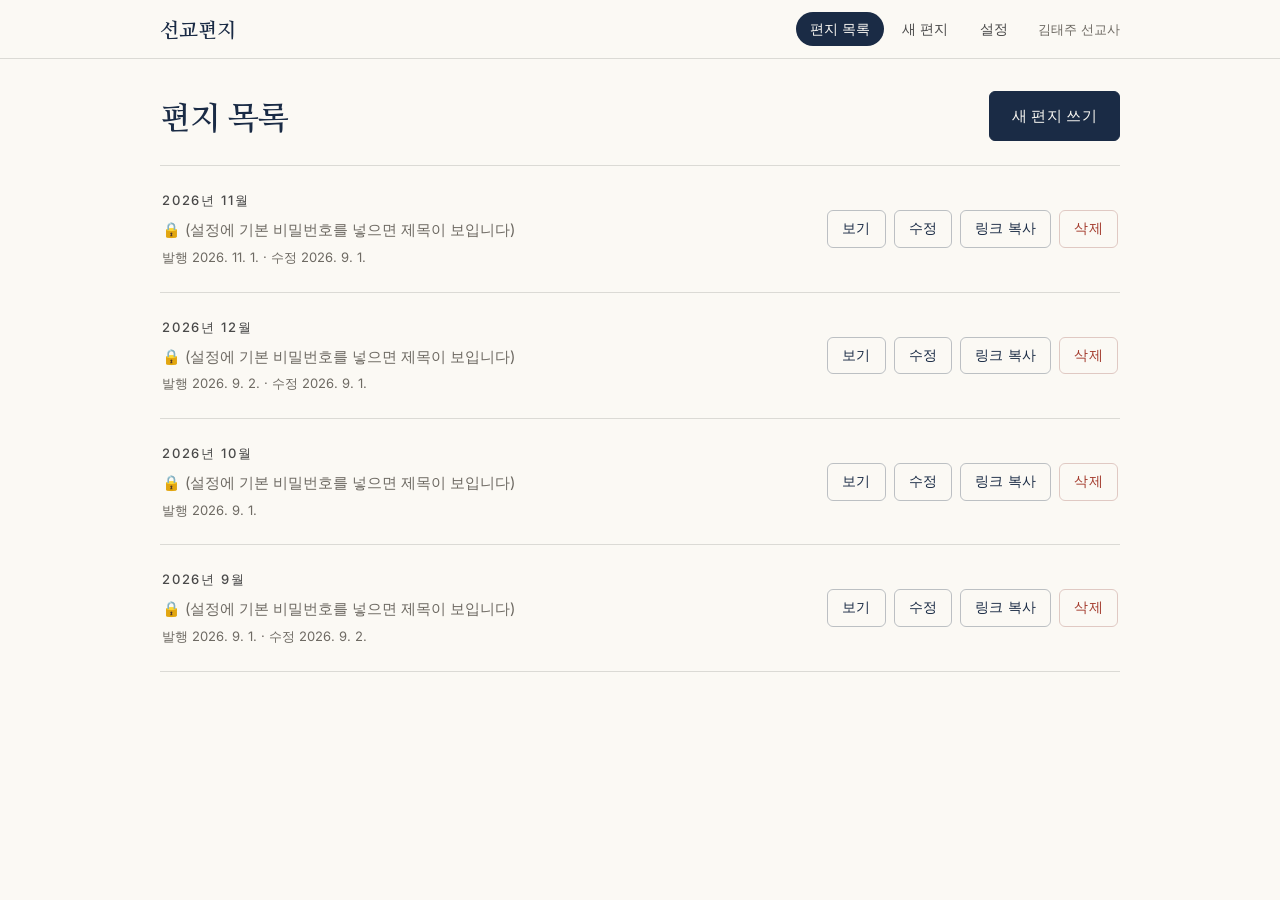
<file: index.html>
<!DOCTYPE html>
<html lang="ko">
<head>
  <meta charset="utf-8">
  <meta name="viewport" content="width=device-width, initial-scale=1, viewport-fit=cover">
  <meta name="color-scheme" content="light">
  <meta name="robots" content="noindex, nofollow">
  <title>선교편지</title>
  <meta name="description" content="선교사가 후원자와 후원교회에 보내는 편지">
  <link rel="icon" href="data:image/svg+xml,<svg xmlns='http://www.w3.org/2000/svg' viewBox='0 0 32 32'><text y='26' font-size='26'>✉️</text></svg>">
  <link rel="preconnect" href="https://fonts.googleapis.com">
  <link rel="preconnect" href="https://fonts.gstatic.com" crossorigin>
  <link rel="stylesheet" href="https://fonts.googleapis.com/css2?family=Playfair+Display:ital,wght@0,400..700;1,400..600&family=Nanum+Myeongjo:wght@400;700;800&family=Inter:wght@400;500;600&display=swap">
  <link rel="stylesheet" href="assets/css/app.css?v=13a98c03">
</head>
<body>
  <noscript>
    <div class="noscript">이 편지를 읽으려면 자바스크립트를 켜 주세요.</div>
  </noscript>

  <nav id="nav" class="nav no-print" hidden></nav>
  <main id="app"></main>

  <script type="module" src="assets/js/app.js"></script>
</body>
</html>
</file>
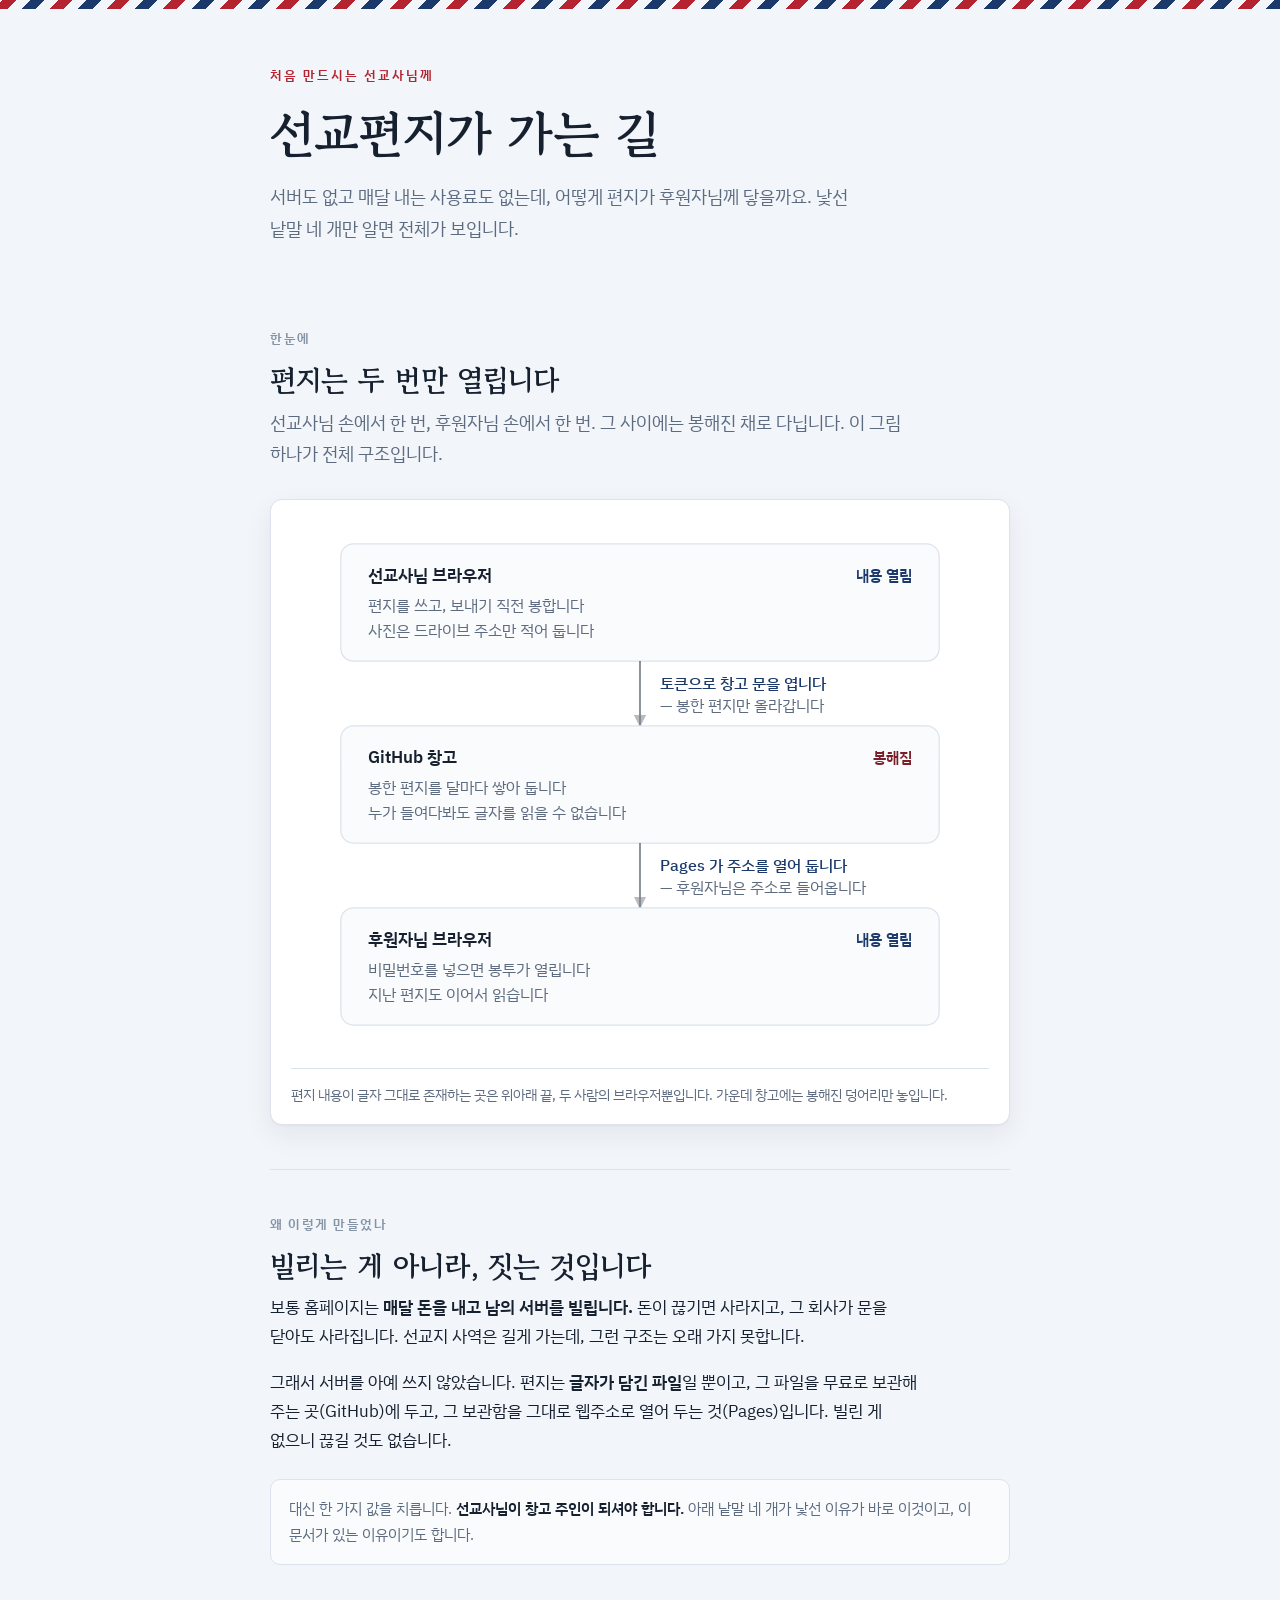
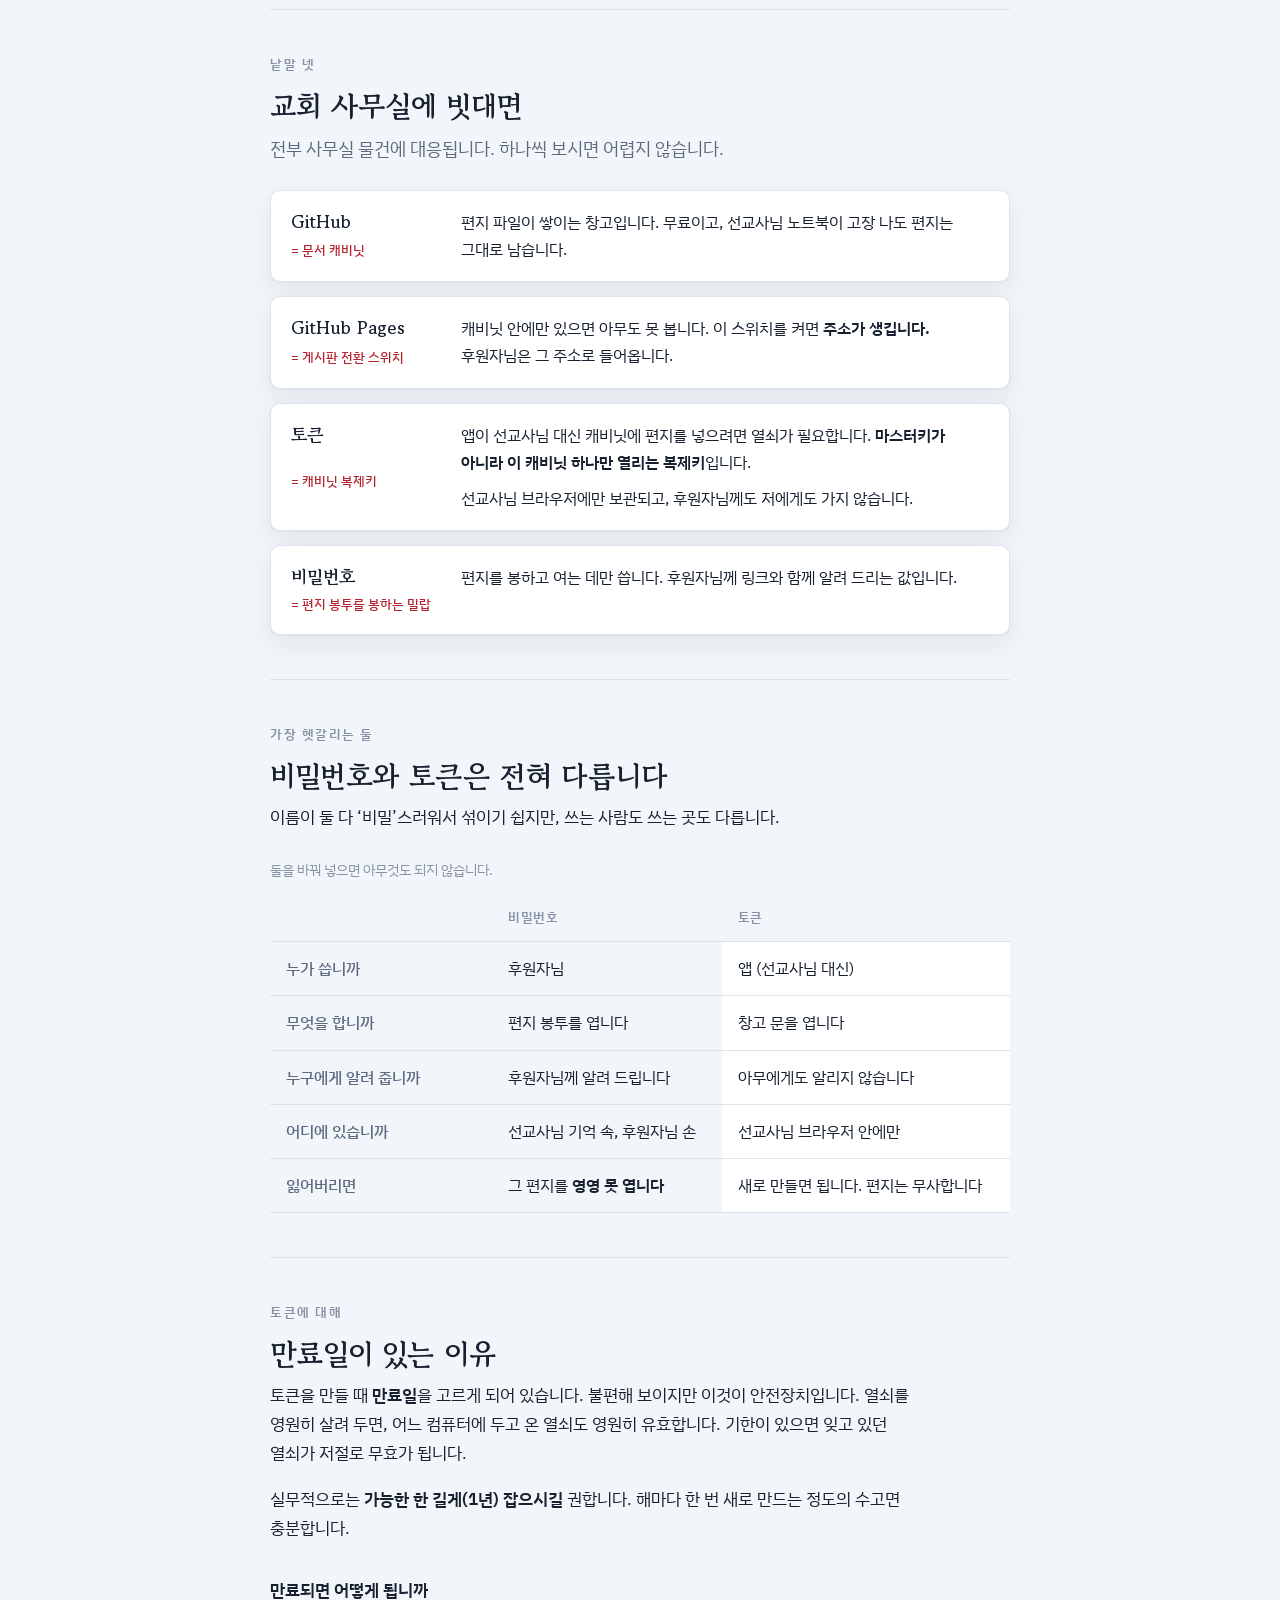
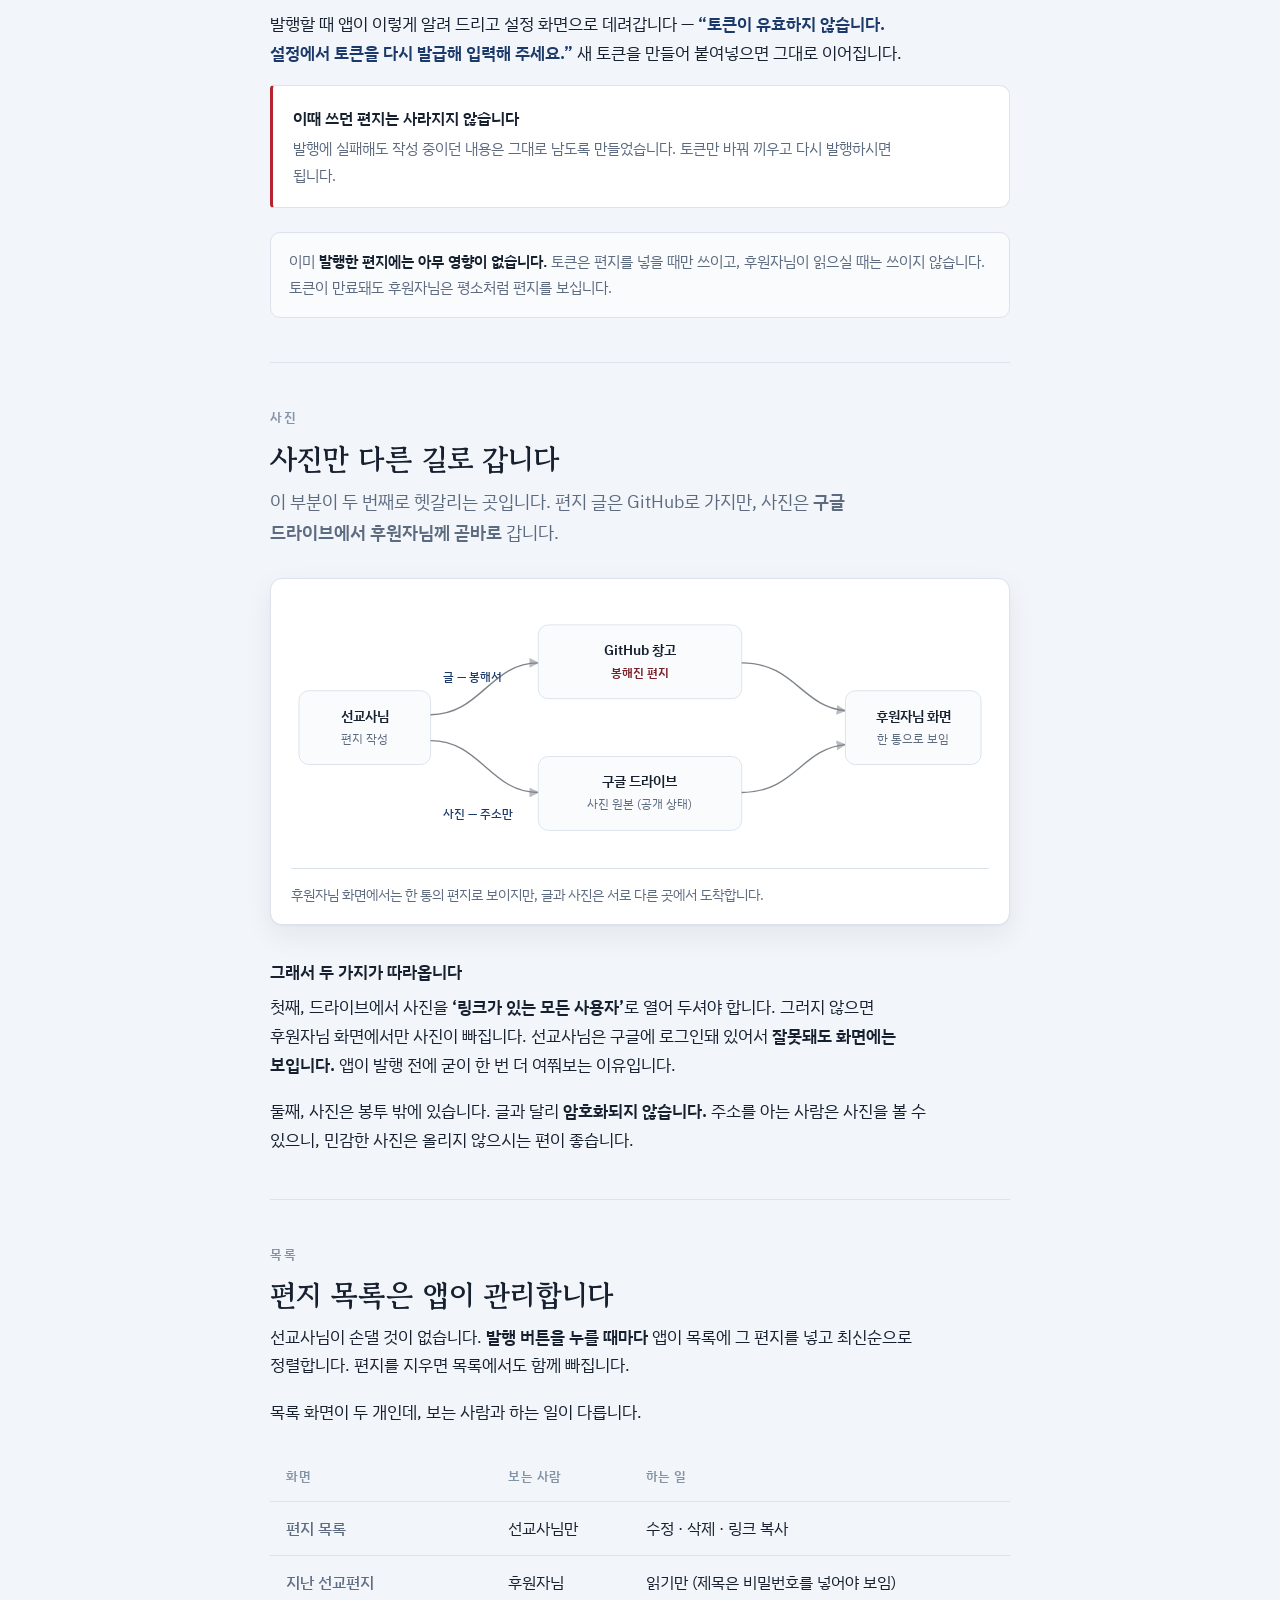
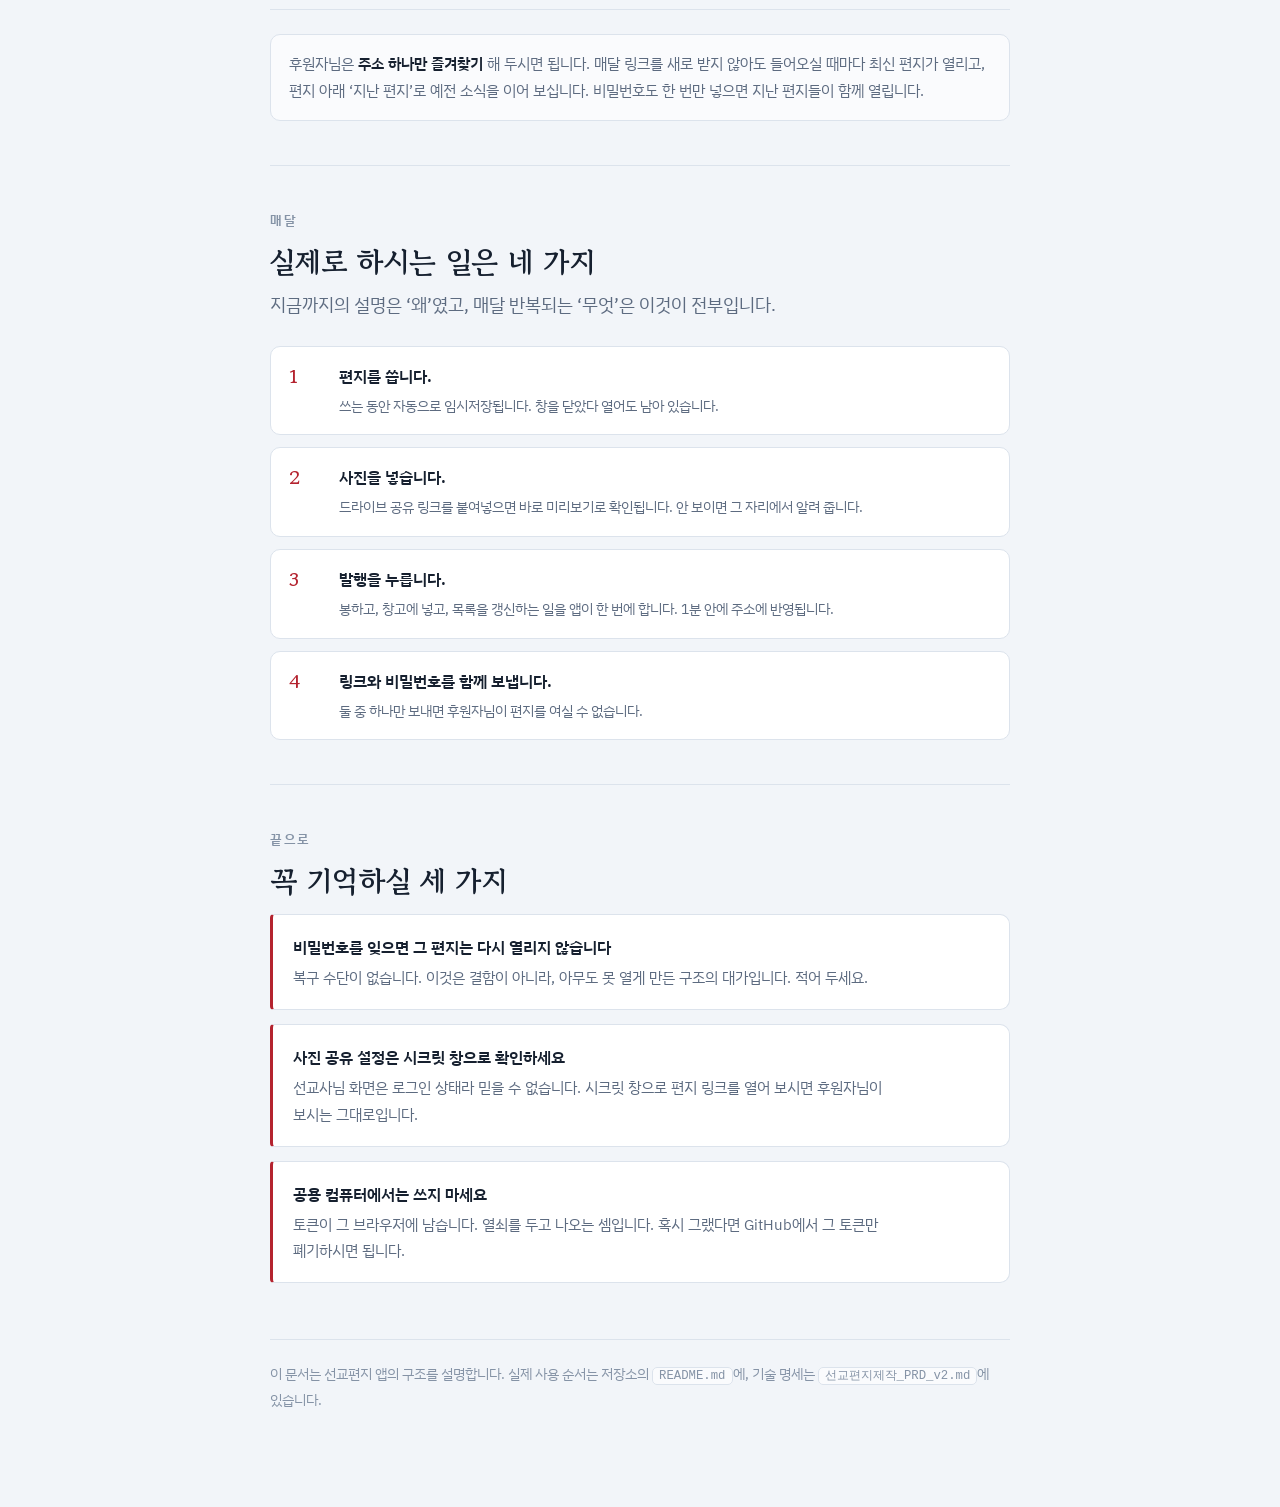
<file: guide.html>
<!DOCTYPE html>
<html lang="ko">
<head>
<meta charset="utf-8">
<title>선교편지가 가는 길</title>
<link rel="preconnect" href="https://fonts.googleapis.com">
<link rel="preconnect" href="https://fonts.gstatic.com" crossorigin>
<link rel="stylesheet" href="https://fonts.googleapis.com/css2?family=Gowun+Batang:wght@400;700&family=IBM+Plex+Sans+KR:wght@400;500;600&display=swap">
<meta name="viewport" content="width=device-width, initial-scale=1, viewport-fit=cover">
<meta name="description" content="서버 없이 편지가 만들어지고 후원자에게 닿기까지 — 처음 만드는 선교사님을 위한 개념 설명">
<link rel="icon" href="data:image/svg+xml,<svg xmlns='http://www.w3.org/2000/svg' viewBox='0 0 32 32'><text y='26' font-size='26'>✉️</text></svg>">
<style>
  :root {
    --ground:   #F2F5F9;
    --surface:  #FFFFFF;
    --raised:   #FAFBFD;
    --ink:      #16202F;
    --muted:    #5D6B80;
    --faint:    #8593A6;
    --line:     #DCE3EC;
    --navy:     #1B3A6B;
    --red:      #B4232F;
    --seal:     #7A1F27;
    --shadow:   0 1px 2px rgba(22,32,47,.04), 0 10px 28px rgba(22,32,47,.07);

    --display: 'Gowun Batang', 'Nanum Myeongjo', 'Apple SD Gothic Neo', serif;
    --body: 'IBM Plex Sans KR', 'Apple SD Gothic Neo', 'Malgun Gothic', system-ui, sans-serif;
  }

  @media (prefers-color-scheme: dark) {
    :root:not([data-theme="light"]) {
      --ground:  #0E1521;
      --surface: #172131;
      --raised:  #1D293B;
      --ink:     #E5EAF2;
      --muted:   #A0ADBF;
      --faint:   #7B8899;
      --line:    #2A3548;
      --navy:    #8CB2EA;
      --red:     #E88189;
      --seal:    #F0A6AC;
      --shadow:  0 1px 2px rgba(0,0,0,.3), 0 10px 28px rgba(0,0,0,.35);
    }
  }

  :root[data-theme="dark"] {
    --ground:  #0E1521;
    --surface: #172131;
    --raised:  #1D293B;
    --ink:     #E5EAF2;
    --muted:   #A0ADBF;
    --faint:   #7B8899;
    --line:    #2A3548;
    --navy:    #8CB2EA;
    --red:     #E88189;
    --seal:    #F0A6AC;
    --shadow:  0 1px 2px rgba(0,0,0,.3), 0 10px 28px rgba(0,0,0,.35);
  }

  * { box-sizing: border-box; }

  body {
    margin: 0;
    background: var(--ground);
    color: var(--ink);
    font-family: var(--body);
    font-size: 16.5px;
    line-height: 1.75;
    word-break: keep-all;
    overflow-wrap: anywhere;
  }

  /* 항공우편 봉투의 사선 띠 — 이 문서의 유일한 장식 */
  .airmail {
    height: 9px;
    background: repeating-linear-gradient(
      -45deg,
      var(--navy) 0 10px,
      transparent 10px 20px,
      var(--red) 20px 30px,
      transparent 30px 40px
    );
  }

  .wrap {
    max-width: 780px;
    margin: 0 auto;
    padding: 0 20px 96px;
  }

  /* ── 머리말 ─────────────────────────────────────── */
  .masthead { padding: 56px 0 40px; }
  .eyebrow {
    font-size: 12.5px;
    font-weight: 600;
    letter-spacing: .16em;
    color: var(--red);
    margin: 0 0 14px;
  }
  h1 {
    font-family: var(--display);
    font-size: clamp(34px, 7vw, 50px);
    font-weight: 700;
    line-height: 1.25;
    letter-spacing: -.01em;
    text-wrap: balance;
    margin: 0 0 18px;
  }
  .standfirst {
    font-size: 18px;
    color: var(--muted);
    max-width: 34em;
    margin: 0;
  }

  /* ── 절 ─────────────────────────────────────────── */
  section { padding-top: 44px; }
  section + section { border-top: 1px solid var(--line); margin-top: 44px; }

  h2 {
    font-family: var(--display);
    font-size: clamp(23px, 4.2vw, 29px);
    font-weight: 700;
    line-height: 1.35;
    text-wrap: balance;
    margin: 0 0 8px;
  }
  .kicker {
    font-size: 12.5px;
    font-weight: 600;
    letter-spacing: .12em;
    color: var(--faint);
    margin: 0 0 10px;
  }
  h3 {
    font-size: 17px;
    font-weight: 600;
    margin: 32px 0 6px;
  }
  p { margin: 0 0 1.05em; max-width: 40em; }
  p:last-child { margin-bottom: 0; }
  strong { font-weight: 600; }
  em.q { font-style: normal; color: var(--navy); font-weight: 600; }

  .lede { font-size: 17.5px; color: var(--muted); max-width: 38em; }

  /* ── 낱말 풀이 ──────────────────────────────────── */
  .glossary { display: grid; gap: 14px; margin: 26px 0 0; padding: 0; list-style: none; }
  .term {
    display: grid;
    grid-template-columns: 148px 1fr;
    gap: 4px 22px;
    background: var(--surface);
    border: 1px solid var(--line);
    border-radius: 10px;
    box-shadow: var(--shadow);
    padding: 18px 20px;
  }
  .term__name {
    font-family: var(--display);
    font-size: 18px;
    font-weight: 700;
    line-height: 1.4;
  }
  .term__like {
    grid-column: 1;
    font-size: 13px;
    color: var(--red);
    font-weight: 500;
  }
  .term__body { grid-column: 2; grid-row: 1 / span 2; }
  .term__body p { margin: 0; font-size: 15.5px; }
  .term__body p + p { margin-top: .6em; }
  @media (max-width: 620px) {
    .term { grid-template-columns: 1fr; gap: 2px; }
    .term__body { grid-column: 1; grid-row: auto; margin-top: 10px; }
  }

  /* ── 그림 ───────────────────────────────────────── */
  figure {
    margin: 30px 0 0;
    background: var(--surface);
    border: 1px solid var(--line);
    border-radius: 12px;
    box-shadow: var(--shadow);
    padding: 24px 20px 18px;
    overflow-x: auto;
  }
  figure svg { display: block; width: 100%; max-width: 100%; height: auto; color: var(--ink); }
  figcaption {
    font-size: 14px;
    color: var(--muted);
    margin-top: 16px;
    padding-top: 14px;
    border-top: 1px solid var(--line);
    line-height: 1.65;
  }
  .svg-box { fill: var(--raised); stroke: var(--line); }
  .svg-title { font-family: var(--body); font-size: 14px; font-weight: 600; fill: var(--ink); }
  .svg-sub { font-family: var(--body); font-size: 12.5px; fill: var(--muted); }
  .svg-edge { font-family: var(--body); font-size: 12.5px; fill: var(--navy); font-weight: 500; }
  .svg-seal { font-family: var(--body); font-size: 12px; font-weight: 600; fill: var(--seal); }
  .svg-open { font-family: var(--body); font-size: 12px; font-weight: 600; fill: var(--navy); }
  .svg-line { stroke: var(--ink); stroke-width: 1.4; fill: none; opacity: .55; }

  /* ── 표 ─────────────────────────────────────────── */
  .table-wrap { overflow-x: auto; margin-top: 26px; }
  table { border-collapse: collapse; width: 100%; min-width: 520px; font-size: 15.5px; }
  caption { text-align: left; font-size: 14px; color: var(--faint); padding-bottom: 10px; }
  th, td { text-align: left; padding: 13px 16px; border-bottom: 1px solid var(--line); vertical-align: top; }
  thead th {
    font-size: 13px;
    letter-spacing: .04em;
    color: var(--faint);
    font-weight: 600;
    border-bottom-width: 1.5px;
  }
  tbody th { font-weight: 500; color: var(--muted); width: 30%; }
  td.pw { color: var(--ink); }
  td.tk { color: var(--ink); background: var(--surface); }

  /* ── 순서 ───────────────────────────────────────── */
  .steps { list-style: none; counter-reset: s; margin: 26px 0 0; padding: 0; display: grid; gap: 12px; }
  .steps li {
    counter-increment: s;
    display: grid;
    grid-template-columns: 34px 1fr;
    gap: 16px;
    align-items: start;
    background: var(--surface);
    border: 1px solid var(--line);
    border-radius: 10px;
    padding: 16px 18px;
  }
  .steps li::before {
    content: counter(s);
    font-family: var(--display);
    font-size: 19px;
    font-weight: 700;
    color: var(--red);
    line-height: 1.5;
  }
  .steps p { margin: 0; font-size: 15.5px; }
  .steps .note { color: var(--muted); font-size: 14px; margin-top: 4px; }

  /* ── 강조 상자 ──────────────────────────────────── */
  .keep {
    background: var(--surface);
    border: 1px solid var(--line);
    border-left: 3px solid var(--red);
    border-radius: 4px 10px 10px 4px;
    padding: 18px 20px;
    margin-top: 14px;
  }
  .keep h3 { margin: 0 0 4px; font-size: 16px; }
  .keep p { margin: 0; font-size: 15px; color: var(--muted); }

  .aside {
    background: var(--raised);
    border: 1px solid var(--line);
    border-radius: 10px;
    padding: 16px 18px;
    margin-top: 24px;
    font-size: 15px;
    color: var(--muted);
  }
  .aside strong { color: var(--ink); }

  code {
    font-family: ui-monospace, SFMono-Regular, Menlo, monospace;
    font-size: .88em;
    background: var(--raised);
    border: 1px solid var(--line);
    border-radius: 5px;
    padding: 1px 6px;
  }

  footer {
    margin-top: 56px;
    padding-top: 22px;
    border-top: 1px solid var(--line);
    font-size: 14px;
    color: var(--faint);
  }

  a { color: var(--navy); text-underline-offset: 3px; }
  a:focus-visible, .term:focus-visible { outline: 2px solid var(--red); outline-offset: 3px; }
</style>
</head>
<body>
<div class="airmail"></div>

<div class="wrap">

  <header class="masthead">
    <p class="eyebrow">처음 만드시는 선교사님께</p>
    <h1>선교편지가 가는 길</h1>
    <p class="standfirst">
      서버도 없고 매달 내는 사용료도 없는데, 어떻게 편지가 후원자님께 닿을까요.
      낯선 낱말 네 개만 알면 전체가 보입니다.
    </p>
  </header>

  <section>
    <p class="kicker">한눈에</p>
    <h2>편지는 두 번만 열립니다</h2>
    <p class="lede">
      선교사님 손에서 한 번, 후원자님 손에서 한 번. 그 사이에는 봉해진 채로 다닙니다.
      이 그림 하나가 전체 구조입니다.
    </p>

    <figure>
      <svg viewBox="0 0 560 424" role="img"
           aria-label="편지는 선교사 브라우저에서 봉해져 GitHub 창고에 보관되고, 후원자 브라우저에서 비밀번호로 열린다.">
        <defs>
          <marker id="ar" viewBox="0 0 10 10" refX="9" refY="5"
                  markerWidth="7" markerHeight="7" orient="auto-start-reverse">
            <path d="M 0 0 L 10 5 L 0 10 z" fill="currentColor" opacity=".55"></path>
          </marker>
        </defs>

        <rect class="svg-box" x="40" y="16" width="480" height="94" rx="10"></rect>
        <text class="svg-title" x="62" y="46">선교사님 브라우저</text>
        <text class="svg-sub" x="62" y="70">편지를 쓰고, 보내기 직전 봉합니다</text>
        <text class="svg-sub" x="62" y="90">사진은 드라이브 주소만 적어 둡니다</text>
        <text class="svg-open" x="498" y="46" text-anchor="end">내용 열림</text>

        <line class="svg-line" x1="280" y1="110" x2="280" y2="162" marker-end="url(#ar)"></line>
        <text class="svg-edge" x="296" y="132">토큰으로 창고 문을 엽니다</text>
        <text class="svg-sub" x="296" y="150">— 봉한 편지만 올라갑니다</text>

        <rect class="svg-box" x="40" y="162" width="480" height="94" rx="10"></rect>
        <text class="svg-title" x="62" y="192">GitHub 창고</text>
        <text class="svg-sub" x="62" y="216">봉한 편지를 달마다 쌓아 둡니다</text>
        <text class="svg-sub" x="62" y="236">누가 들여다봐도 글자를 읽을 수 없습니다</text>
        <text class="svg-seal" x="498" y="192" text-anchor="end">봉해짐</text>

        <line class="svg-line" x1="280" y1="256" x2="280" y2="308" marker-end="url(#ar)"></line>
        <text class="svg-edge" x="296" y="278">Pages 가 주소를 열어 둡니다</text>
        <text class="svg-sub" x="296" y="296">— 후원자님은 주소로 들어옵니다</text>

        <rect class="svg-box" x="40" y="308" width="480" height="94" rx="10"></rect>
        <text class="svg-title" x="62" y="338">후원자님 브라우저</text>
        <text class="svg-sub" x="62" y="362">비밀번호를 넣으면 봉투가 열립니다</text>
        <text class="svg-sub" x="62" y="382">지난 편지도 이어서 읽습니다</text>
        <text class="svg-open" x="498" y="338" text-anchor="end">내용 열림</text>
      </svg>
      <figcaption>
        편지 내용이 글자 그대로 존재하는 곳은 위아래 끝, 두 사람의 브라우저뿐입니다.
        가운데 창고에는 봉해진 덩어리만 놓입니다.
      </figcaption>
    </figure>
  </section>

  <section>
    <p class="kicker">왜 이렇게 만들었나</p>
    <h2>빌리는 게 아니라, 짓는 것입니다</h2>
    <p>
      보통 홈페이지는 <strong>매달 돈을 내고 남의 서버를 빌립니다.</strong>
      돈이 끊기면 사라지고, 그 회사가 문을 닫아도 사라집니다.
      선교지 사역은 길게 가는데, 그런 구조는 오래 가지 못합니다.
    </p>
    <p>
      그래서 서버를 아예 쓰지 않았습니다. 편지는 <strong>글자가 담긴 파일</strong>일 뿐이고,
      그 파일을 무료로 보관해 주는 곳(GitHub)에 두고, 그 보관함을 그대로 웹주소로 열어 두는 것(Pages)입니다.
      빌린 게 없으니 끊길 것도 없습니다.
    </p>
    <div class="aside">
      대신 한 가지 값을 치릅니다. <strong>선교사님이 창고 주인이 되셔야 합니다.</strong>
      아래 낱말 네 개가 낯선 이유가 바로 이것이고, 이 문서가 있는 이유이기도 합니다.
    </div>
  </section>

  <section>
    <p class="kicker">낱말 넷</p>
    <h2>교회 사무실에 빗대면</h2>
    <p class="lede">전부 사무실 물건에 대응됩니다. 하나씩 보시면 어렵지 않습니다.</p>

    <ul class="glossary">
      <li class="term">
        <span class="term__name">GitHub</span>
        <span class="term__like">= 문서 캐비닛</span>
        <span class="term__body">
          <p>편지 파일이 쌓이는 창고입니다. 무료이고, 선교사님 노트북이 고장 나도 편지는 그대로 남습니다.</p>
        </span>
      </li>
      <li class="term">
        <span class="term__name">GitHub Pages</span>
        <span class="term__like">= 게시판 전환 스위치</span>
        <span class="term__body">
          <p>캐비닛 안에만 있으면 아무도 못 봅니다. 이 스위치를 켜면 <strong>주소가 생깁니다.</strong> 후원자님은 그 주소로 들어옵니다.</p>
        </span>
      </li>
      <li class="term">
        <span class="term__name">토큰</span>
        <span class="term__like">= 캐비닛 복제키</span>
        <span class="term__body">
          <p>앱이 선교사님 대신 캐비닛에 편지를 넣으려면 열쇠가 필요합니다. <strong>마스터키가 아니라 이 캐비닛 하나만 열리는 복제키</strong>입니다.</p>
          <p>선교사님 브라우저에만 보관되고, 후원자님께도 저에게도 가지 않습니다.</p>
        </span>
      </li>
      <li class="term">
        <span class="term__name">비밀번호</span>
        <span class="term__like">= 편지 봉투를 봉하는 밀랍</span>
        <span class="term__body">
          <p>편지를 봉하고 여는 데만 씁니다. 후원자님께 링크와 함께 알려 드리는 값입니다.</p>
        </span>
      </li>
    </ul>
  </section>

  <section>
    <p class="kicker">가장 헷갈리는 둘</p>
    <h2>비밀번호와 토큰은 전혀 다릅니다</h2>
    <p>
      이름이 둘 다 &lsquo;비밀&rsquo;스러워서 섞이기 쉽지만, 쓰는 사람도 쓰는 곳도 다릅니다.
    </p>

    <div class="table-wrap">
      <table>
        <caption>둘을 바꿔 넣으면 아무것도 되지 않습니다.</caption>
        <thead>
          <tr><th scope="col"></th><th scope="col">비밀번호</th><th scope="col">토큰</th></tr>
        </thead>
        <tbody>
          <tr><th scope="row">누가 씁니까</th><td class="pw">후원자님</td><td class="tk">앱 (선교사님 대신)</td></tr>
          <tr><th scope="row">무엇을 합니까</th><td class="pw">편지 봉투를 엽니다</td><td class="tk">창고 문을 엽니다</td></tr>
          <tr><th scope="row">누구에게 알려 줍니까</th><td class="pw">후원자님께 알려 드립니다</td><td class="tk">아무에게도 알리지 않습니다</td></tr>
          <tr><th scope="row">어디에 있습니까</th><td class="pw">선교사님 기억 속, 후원자님 손</td><td class="tk">선교사님 브라우저 안에만</td></tr>
          <tr><th scope="row">잃어버리면</th><td class="pw">그 편지를 <strong>영영 못 엽니다</strong></td><td class="tk">새로 만들면 됩니다. 편지는 무사합니다</td></tr>
        </tbody>
      </table>
    </div>
  </section>

  <section>
    <p class="kicker">토큰에 대해</p>
    <h2>만료일이 있는 이유</h2>
    <p>
      토큰을 만들 때 <strong>만료일</strong>을 고르게 되어 있습니다. 불편해 보이지만 이것이 안전장치입니다.
      열쇠를 영원히 살려 두면, 어느 컴퓨터에 두고 온 열쇠도 영원히 유효합니다.
      기한이 있으면 잊고 있던 열쇠가 저절로 무효가 됩니다.
    </p>
    <p>
      실무적으로는 <strong>가능한 한 길게(1년) 잡으시길</strong> 권합니다.
      해마다 한 번 새로 만드는 정도의 수고면 충분합니다.
    </p>

    <h3>만료되면 어떻게 됩니까</h3>
    <p>
      발행할 때 앱이 이렇게 알려 드리고 설정 화면으로 데려갑니다 &mdash;
      <em class="q">&ldquo;토큰이 유효하지 않습니다. 설정에서 토큰을 다시 발급해 입력해 주세요.&rdquo;</em>
      새 토큰을 만들어 붙여넣으면 그대로 이어집니다.
    </p>
    <div class="keep">
      <h3>이때 쓰던 편지는 사라지지 않습니다</h3>
      <p>발행에 실패해도 작성 중이던 내용은 그대로 남도록 만들었습니다. 토큰만 바꿔 끼우고 다시 발행하시면 됩니다.</p>
    </div>
    <div class="aside">
      이미 <strong>발행한 편지에는 아무 영향이 없습니다.</strong> 토큰은 편지를 넣을 때만 쓰이고,
      후원자님이 읽으실 때는 쓰이지 않습니다. 토큰이 만료돼도 후원자님은 평소처럼 편지를 보십니다.
    </div>
  </section>

  <section>
    <p class="kicker">사진</p>
    <h2>사진만 다른 길로 갑니다</h2>
    <p class="lede">
      이 부분이 두 번째로 헷갈리는 곳입니다. 편지 글은 GitHub로 가지만,
      사진은 <strong>구글 드라이브에서 후원자님께 곧바로</strong> 갑니다.
    </p>

    <figure>
      <svg viewBox="0 0 700 250" role="img"
           aria-label="편지 글은 봉해져 GitHub로, 사진은 구글 드라이브에서 후원자에게 직접 전달된다.">
        <defs>
          <marker id="ar2" viewBox="0 0 10 10" refX="9" refY="5"
                  markerWidth="7" markerHeight="7" orient="auto-start-reverse">
            <path d="M 0 0 L 10 5 L 0 10 z" fill="currentColor" opacity=".55"></path>
          </marker>
        </defs>
        <rect class="svg-box" x="8" y="88" width="132" height="74" rx="10"></rect>
        <text class="svg-title" x="74" y="118" text-anchor="middle">선교사님</text>
        <text class="svg-sub" x="74" y="140" text-anchor="middle">편지 작성</text>

        <path class="svg-line" d="M 140 112 C 190 112 200 60 248 60" marker-end="url(#ar2)"></path>
        <path class="svg-line" d="M 140 138 C 190 138 200 190 248 190" marker-end="url(#ar2)"></path>
        <text class="svg-edge" x="152" y="78">글 &mdash; 봉해서</text>
        <text class="svg-edge" x="152" y="216">사진 &mdash; 주소만</text>

        <rect class="svg-box" x="248" y="22" width="204" height="74" rx="10"></rect>
        <text class="svg-title" x="350" y="52" text-anchor="middle">GitHub 창고</text>
        <text class="svg-seal" x="350" y="74" text-anchor="middle">봉해진 편지</text>

        <rect class="svg-box" x="248" y="154" width="204" height="74" rx="10"></rect>
        <text class="svg-title" x="350" y="184" text-anchor="middle">구글 드라이브</text>
        <text class="svg-sub" x="350" y="206" text-anchor="middle">사진 원본 (공개 상태)</text>

        <path class="svg-line" d="M 452 60 C 505 60 512 104 556 108" marker-end="url(#ar2)"></path>
        <path class="svg-line" d="M 452 190 C 505 190 512 146 556 142" marker-end="url(#ar2)"></path>

        <rect class="svg-box" x="556" y="88" width="136" height="74" rx="10"></rect>
        <text class="svg-title" x="624" y="118" text-anchor="middle">후원자님 화면</text>
        <text class="svg-sub" x="624" y="140" text-anchor="middle">한 통으로 보임</text>
      </svg>
      <figcaption>
        후원자님 화면에서는 한 통의 편지로 보이지만, 글과 사진은 서로 다른 곳에서 도착합니다.
      </figcaption>
    </figure>

    <h3>그래서 두 가지가 따라옵니다</h3>
    <p>
      첫째, 드라이브에서 사진을 <strong>&lsquo;링크가 있는 모든 사용자&rsquo;</strong>로 열어 두셔야 합니다.
      그러지 않으면 후원자님 화면에서만 사진이 빠집니다.
      선교사님은 구글에 로그인돼 있어서 <strong>잘못돼도 화면에는 보입니다.</strong>
      앱이 발행 전에 굳이 한 번 더 여쭤보는 이유입니다.
    </p>
    <p>
      둘째, 사진은 봉투 밖에 있습니다. 글과 달리 <strong>암호화되지 않습니다.</strong>
      주소를 아는 사람은 사진을 볼 수 있으니, 민감한 사진은 올리지 않으시는 편이 좋습니다.
    </p>
  </section>

  <section>
    <p class="kicker">목록</p>
    <h2>편지 목록은 앱이 관리합니다</h2>
    <p>
      선교사님이 손댈 것이 없습니다. <strong>발행 버튼을 누를 때마다</strong> 앱이 목록에 그 편지를 넣고
      최신순으로 정렬합니다. 편지를 지우면 목록에서도 함께 빠집니다.
    </p>
    <p>목록 화면이 두 개인데, 보는 사람과 하는 일이 다릅니다.</p>

    <div class="table-wrap">
      <table>
        <thead>
          <tr><th scope="col">화면</th><th scope="col">보는 사람</th><th scope="col">하는 일</th></tr>
        </thead>
        <tbody>
          <tr><th scope="row">편지 목록</th><td>선교사님만</td><td>수정 · 삭제 · 링크 복사</td></tr>
          <tr><th scope="row">지난 선교편지</th><td>후원자님</td><td>읽기만 (제목은 비밀번호를 넣어야 보임)</td></tr>
        </tbody>
      </table>
    </div>

    <div class="aside">
      후원자님은 <strong>주소 하나만 즐겨찾기</strong> 해 두시면 됩니다. 매달 링크를 새로 받지 않아도
      들어오실 때마다 최신 편지가 열리고, 편지 아래 &lsquo;지난 편지&rsquo;로 예전 소식을 이어 보십니다.
      비밀번호도 한 번만 넣으면 지난 편지들이 함께 열립니다.
    </div>
  </section>

  <section>
    <p class="kicker">매달</p>
    <h2>실제로 하시는 일은 네 가지</h2>
    <p class="lede">지금까지의 설명은 &lsquo;왜&rsquo;였고, 매달 반복되는 &lsquo;무엇&rsquo;은 이것이 전부입니다.</p>

    <ol class="steps">
      <li>
        <div>
          <p><strong>편지를 씁니다.</strong></p>
          <p class="note">쓰는 동안 자동으로 임시저장됩니다. 창을 닫았다 열어도 남아 있습니다.</p>
        </div>
      </li>
      <li>
        <div>
          <p><strong>사진을 넣습니다.</strong></p>
          <p class="note">드라이브 공유 링크를 붙여넣으면 바로 미리보기로 확인됩니다. 안 보이면 그 자리에서 알려 줍니다.</p>
        </div>
      </li>
      <li>
        <div>
          <p><strong>발행을 누릅니다.</strong></p>
          <p class="note">봉하고, 창고에 넣고, 목록을 갱신하는 일을 앱이 한 번에 합니다. 1분 안에 주소에 반영됩니다.</p>
        </div>
      </li>
      <li>
        <div>
          <p><strong>링크와 비밀번호를 함께 보냅니다.</strong></p>
          <p class="note">둘 중 하나만 보내면 후원자님이 편지를 여실 수 없습니다.</p>
        </div>
      </li>
    </ol>
  </section>

  <section>
    <p class="kicker">끝으로</p>
    <h2>꼭 기억하실 세 가지</h2>

    <div class="keep">
      <h3>비밀번호를 잊으면 그 편지는 다시 열리지 않습니다</h3>
      <p>복구 수단이 없습니다. 이것은 결함이 아니라, 아무도 못 열게 만든 구조의 대가입니다. 적어 두세요.</p>
    </div>
    <div class="keep">
      <h3>사진 공유 설정은 시크릿 창으로 확인하세요</h3>
      <p>선교사님 화면은 로그인 상태라 믿을 수 없습니다. 시크릿 창으로 편지 링크를 열어 보시면 후원자님이 보시는 그대로입니다.</p>
    </div>
    <div class="keep">
      <h3>공용 컴퓨터에서는 쓰지 마세요</h3>
      <p>토큰이 그 브라우저에 남습니다. 열쇠를 두고 나오는 셈입니다. 혹시 그랬다면 GitHub에서 그 토큰만 폐기하시면 됩니다.</p>
    </div>
  </section>

  <footer>
    이 문서는 선교편지 앱의 구조를 설명합니다. 실제 사용 순서는 저장소의 <code>README.md</code>에,
    기술 명세는 <code>선교편지제작_PRD_v2.md</code>에 있습니다.
  </footer>

</div>
</body>
</html>
</file>
<file: assets/css/app.css>
/* 선교편지 — PRD v2 §7 화면 명세, §6.3 A4 인쇄
   디자인: Sacred Correspondence — 크림 종이 + 딥 네이비, 세리프 에디토리얼,
   카드 대신 얇은 선과 여백으로만 나눈 수직 흐름. */

:root {
  /* 색 — 가이드의 다섯 색 */
  --ink:        #1a1a1a;   /* 본문 */
  --ink-soft:   #4a4a4a;   /* 설명·부가 정보 */
  --ink-faint:  #6e6a63;   /* 3차 정보 (선·비활성 안내) */
  --paper:      #ffffff;   /* 대화상자·입력처럼 떠 있는 면에만 */
  --bg:         #fbf9f4;   /* 종이 질감의 기본 배경 */
  --line:       #dbdad5;   /* 구분선 */
  --accent:     #1a2b45;   /* 딥 네이비 */
  --accent-ink: #fbf9f4;
  --good:       #2f6b46;
  --bad:        #a33a2c;
  --warn-bg:    #f4f1e8;
  --warn-line:  #dbdad5;

  --radius:     6px;
  --shadow:     none;
  --shadow-up:  0 10px 40px rgba(26,43,69,.14);

  /* 서체 — 라틴은 Playfair, 한글은 나눔명조 */
  --serif:      'Playfair Display', 'Nanum Myeongjo', 'Apple SD Gothic Neo', serif;
  --sans:       'Inter', -apple-system, BlinkMacSystemFont, 'Apple SD Gothic Neo',
                'Pretendard', 'Malgun Gothic', system-ui, sans-serif;

  /* 여백·폭 */
  --measure:    820px;   /* 본문 가독 폭 */
  --gap:        clamp(72px, 9vw, 120px);
}

* { box-sizing: border-box; }

html { -webkit-text-size-adjust: 100%; }

body {
  margin: 0;
  background: var(--bg);
  color: var(--ink);
  font-family: var(--sans);
  font-size: 16px;
  line-height: 1.6;
  word-break: keep-all;
  overflow-wrap: anywhere;
  -webkit-font-smoothing: antialiased;
}

a { color: var(--accent); }

.noscript {
  padding: 24px;
  text-align: center;
  background: var(--warn-bg);
  border-bottom: 1px solid var(--warn-line);
}

/* ── 내비게이션 (작성자용) ────────────────────────────────────── */
.nav {
  position: sticky;
  top: 0;
  z-index: 20;
  background: rgba(251,249,244,.88);
  backdrop-filter: saturate(180%) blur(10px);
  border-bottom: 1px solid var(--line);
}
.nav__inner {
  max-width: 1000px;
  margin: 0 auto;
  padding: 12px 20px;
  display: flex;
  align-items: center;
  gap: 16px;
}
.nav__brand {
  font-family: var(--serif);
  font-size: 20px;
  font-weight: 700;
  color: var(--accent);
  text-decoration: none;
}
.nav__links { display: flex; gap: 4px; margin-left: auto; }
.nav__link {
  padding: 6px 14px;
  border-radius: 999px;
  color: var(--ink-soft);
  text-decoration: none;
  font-size: 14px;
  white-space: nowrap;
  transition: background .15s, color .15s;
}
.nav__link:hover { background: rgba(26,43,69,.06); color: var(--accent); }
.nav__link.is-on { background: var(--accent); color: var(--accent-ink); }
.nav__who { font-size: 13px; color: var(--ink-faint); white-space: nowrap; }
@media (max-width: 560px) {
  .nav__who { display: none; }
  .nav__link { padding: 6px 10px; font-size: 13px; }
}

/* ── 페이지 ───────────────────────────────────────────────────── */
.page { max-width: 1000px; margin: 0 auto; padding: 32px 20px 110px; }
.page--narrow { max-width: 620px; }
.page--reader { max-width: var(--measure); padding-top: clamp(48px, 7vw, 88px); }
.page__head { display: flex; align-items: center; gap: 12px; flex-wrap: wrap; margin-bottom: 24px; }
.page__title {
  font-family: var(--serif);
  font-size: clamp(26px, 3.4vw, 32px);
  font-weight: 600;
  color: var(--accent);
  margin: 0 0 10px;
  line-height: 1.4;
}
.page__head .page__title { margin: 0; margin-right: auto; }
.page__lead { color: var(--ink-soft); font-size: 15px; margin: 0 0 28px; }

/* ── 카드 · 폼 (작성자용 — 선만 남기고 그림자는 뺀다) ─────────── */
.card {
  background: var(--paper);
  border: 1px solid var(--line);
  border-radius: var(--radius);
  padding: 24px;
  margin-bottom: 16px;
  box-shadow: var(--shadow);
}
.card__head { display: flex; align-items: baseline; gap: 12px; margin-bottom: 14px; }
.card__title { font-family: var(--serif); font-size: 19px; font-weight: 600; color: var(--accent); margin: 0 0 4px; }
.card__head .card__title { margin: 0; margin-right: auto; }
.card__meta { font-size: 13px; color: var(--ink-faint); }
.card__lead { font-size: 14px; color: var(--ink-soft); margin: 0 0 18px; }

.field { display: block; margin-bottom: 20px; }
.field:last-child { margin-bottom: 0; }
.field__label { display: block; font-size: 13px; font-weight: 500; color: var(--ink-soft); margin-bottom: 8px; letter-spacing: .02em; }
.field__hint { display: block; font-size: 13px; color: var(--ink-faint); margin-top: 8px; line-height: 1.6; }
.field-row { display: grid; grid-template-columns: 1fr 1fr; gap: 20px; }
.field--short { max-width: 220px; }
@media (max-width: 560px) { .field-row { grid-template-columns: 1fr; gap: 0; } }

input[type=text], input[type=password], input[type=month], textarea, select {
  width: 100%;
  padding: 11px 13px;
  font: inherit;
  font-size: 16px; /* iOS 확대 방지 */
  color: var(--ink);
  background: #fff;
  border: 1px solid var(--line);
  border-radius: var(--radius);
  transition: border-color .15s, box-shadow .15s;
}
input:focus, textarea:focus {
  outline: none;
  border-color: var(--accent);
  box-shadow: 0 0 0 3px rgba(26,43,69,.10);
}
input:disabled { background: #f2efe9; color: var(--ink-faint); }
textarea { resize: vertical; line-height: 1.8; }

.inline-check { display: inline-flex; align-items: center; gap: 8px; font-size: 14px; color: var(--ink-soft); cursor: pointer; }
.inline-check input { width: 16px; height: 16px; accent-color: var(--accent); }

.row { display: flex; align-items: center; gap: 12px; flex-wrap: wrap; }
.form__actions { display: flex; justify-content: flex-end; padding-top: 8px; }

.steps { margin: 0 0 16px; padding-left: 20px; font-size: 14px; color: var(--ink-soft); line-height: 1.9; }
.steps code { background: #f2efe9; padding: 1px 6px; border-radius: 4px; font-size: 13px; }

.callout {
  background: transparent;
  border: 1px solid var(--line);
  border-radius: var(--radius);
  padding: 14px 16px;
  font-size: 14px;
  line-height: 1.7;
  color: var(--ink-soft);
  margin: 18px 0 0;
}
.callout--warn { background: var(--warn-bg); }
.callout strong { color: var(--ink); font-weight: 600; }

.test-result { font-size: 13.5px; }
.test-result.is-good { color: var(--good); }
.test-result.is-bad  { color: var(--bad); }
.test-result.is-busy { color: var(--ink-faint); }

/* ── 버튼 — 채운 네이비 / 투명 테두리 ─────────────────────────── */
.btn {
  display: inline-flex;
  align-items: center;
  justify-content: center;
  gap: 8px;
  padding: 12px 22px;
  min-height: 46px;              /* 터치 목표 크기 */
  font: inherit;
  font-size: 15px;
  font-weight: 500;
  letter-spacing: .02em;
  border-radius: var(--radius);
  border: 1px solid transparent;
  cursor: pointer;
  text-decoration: none;
  transition: background .18s, border-color .18s, opacity .18s, color .18s;
}
.btn:disabled { opacity: .45; cursor: default; }
.btn--primary { background: var(--accent); color: var(--accent-ink); border-color: var(--accent); }
.btn--primary:hover:not(:disabled) { opacity: .88; }
.btn--ghost { background: transparent; color: var(--accent); border-color: rgba(26,43,69,.28); }
.btn--ghost:hover:not(:disabled) { background: rgba(26,43,69,.05); border-color: var(--accent); }
.btn--danger { background: transparent; color: var(--bad); border-color: #e0c9c3; }
.btn--danger:hover:not(:disabled) { background: rgba(163,58,44,.05); }
.btn--lg { padding: 15px 28px; font-size: 16px; }
.btn--sm { padding: 7px 14px; min-height: 36px; font-size: 13.5px; }

/* ── 편지 목록 (작성자용) — 선으로만 나눈 행 ──────────────────── */
.letters { list-style: none; margin: 24px 0 0; padding: 0; display: block; }
.letters__item {
  background: transparent;
  border: 0;
  border-top: 1px solid var(--line);
  border-radius: 0;
  padding: 24px 2px;
  box-shadow: none;
  display: flex;
  align-items: center;
  gap: 20px;
  flex-wrap: wrap;
}
.letters__item:last-child { border-bottom: 1px solid var(--line); }
.letters__main { flex: 1 1 260px; min-width: 0; }
.letters__period {
  font-size: 13px; color: var(--ink-soft); font-weight: 500;
  letter-spacing: .14em; text-transform: uppercase; margin: 0 0 8px;
}
.letters__title { font-family: var(--serif); font-size: 21px; font-weight: 600; color: var(--accent); margin: 0 0 6px; line-height: 1.45; }
.letters__title.is-locked { font-family: var(--sans); font-size: 15px; font-weight: 400; color: var(--ink-faint); }
.letters__meta { font-size: 13px; color: var(--ink-faint); margin: 0; }
.letters__actions { display: flex; gap: 8px; flex-wrap: wrap; }
@media (max-width: 560px) { .letters__actions { width: 100%; } .letters__actions .btn { flex: 1 1 auto; } }

/* ── 빈 상태 · 스켈레톤 ───────────────────────────────────────── */
.empty { text-align: center; padding: 72px 20px; }
.empty__mark { font-size: 40px; margin-bottom: 16px; color: var(--line); }
.empty__title { font-family: var(--serif); font-size: clamp(24px, 3vw, 30px); font-weight: 600; color: var(--accent); margin: 0 0 12px; }
.empty__desc { color: var(--ink-soft); font-size: 16px; margin: 0 0 28px; line-height: 1.85; }

.skeleton { display: grid; gap: 14px; padding: 8px 0; }
.skeleton__line { height: 18px; border-radius: 4px; background: linear-gradient(90deg,#eae7e0 25%,#f4f2ec 37%,#eae7e0 63%); background-size: 400% 100%; animation: shimmer 1.4s ease infinite; }
.skeleton__line--sm { width: 30%; height: 13px; }
.skeleton__line--lg { width: 70%; height: 28px; }
@keyframes shimmer { 0% { background-position: 100% 0; } 100% { background-position: 0 0; } }
@media (prefers-reduced-motion: reduce) { .skeleton__line { animation: none; } }

/* ── 블록 편집기 ──────────────────────────────────────────────── */
.blocks { display: grid; gap: 14px; }
.block { position: relative; border: 1px solid var(--line); border-radius: var(--radius); padding: 14px; background: #fff; }
.block__tools { position: absolute; top: 8px; right: 8px; display: flex; gap: 2px; z-index: 2; }
.block__tools button {
  width: 30px; height: 30px;
  border: 1px solid var(--line);
  background: rgba(255,255,255,.95);
  border-radius: 5px;
  cursor: pointer;
  color: var(--ink-soft);
  font-size: 13px;
  line-height: 1;
}
.block__tools button:hover:not(:disabled) { border-color: var(--accent); color: var(--accent); }
.block__tools button:disabled { opacity: .3; cursor: default; }
.block--text textarea { border: none; background: transparent; padding: 6px 44px 6px 6px; }
.block--text textarea:focus { box-shadow: none; }
.block__photo { position: relative; border-radius: var(--radius); overflow: hidden; background: #f2efe9; min-height: 120px; }
.block__photo img { display: block; width: 100%; height: auto; }
.block__photo-fail { padding: 16px; font-size: 13px; color: var(--bad); line-height: 1.6; }
.block__caption { margin-top: 12px; font-size: 14px; }
.blocks__add { display: flex; gap: 10px; margin-top: 16px; flex-wrap: wrap; }

/* 사진 추가 대화상자 — 장수만큼 늘어나는 입력 칸 */
.photo-slot + .photo-slot {
  margin-top: 20px;
  padding-top: 20px;
  border-top: 1px solid var(--line);
}
.photo-slot__no {
  display: block;
  font-size: 13px;
  font-weight: 500;
  color: var(--ink-soft);
  letter-spacing: .04em;
  margin-bottom: 10px;
}

/* 머리글 사진 고르기 (작성 화면) */
.hero-pick { margin-top: 14px; }
.hero-pick[hidden] { display: none; }
.hero-pick__photo {
  position: relative;
  border-radius: var(--radius);
  overflow: hidden;
  background: #f2efe9;
  max-width: 320px;
}
.hero-pick__photo img { display: block; width: 100%; height: auto; aspect-ratio: 16 / 9; object-fit: cover; }
.hero-pick__fail { padding: 14px; font-size: 13px; color: var(--bad); line-height: 1.6; }
.hero-pick__fail[hidden] { display: none; }

/* 사진 크기 고르기 (작성 화면) */
.block__sizes { display: flex; align-items: center; gap: 6px; flex-wrap: wrap; margin-top: 12px; }
/* hidden 속성이 display:flex 에 밀리지 않도록 */
.block__sizes[hidden] { display: none; }
.block__sizes-label { min-width: 62px; }
.block__sizes-label { font-size: 13px; color: var(--ink-soft); margin-right: 6px; }
.block__size {
  font: inherit;
  font-size: 13px;
  padding: 6px 14px;
  min-height: 34px;
  border: 1px solid var(--line);
  border-radius: 999px;
  background: transparent;
  color: var(--ink-soft);
  cursor: pointer;
  transition: border-color .15s, background .15s, color .15s;
}
.block__size:hover { border-color: var(--accent); color: var(--accent); }
.block__size.is-on { background: var(--accent); border-color: var(--accent); color: var(--accent-ink); }

/* ── 하단 고정 바 ─────────────────────────────────────────────── */
.sticky-bar {
  position: sticky;
  bottom: 0;
  display: flex;
  align-items: center;
  gap: 12px;
  padding: 14px 20px calc(14px + env(safe-area-inset-bottom));
  margin: 24px -20px -110px;
  background: rgba(251,249,244,.94);
  backdrop-filter: saturate(180%) blur(10px);
  border-top: 1px solid var(--line);
}
.sticky-bar__status { font-size: 13px; color: var(--ink-faint); margin-right: auto; }

/* ── 대화상자 ─────────────────────────────────────────────────── */
.dialog-back {
  position: fixed; inset: 0; z-index: 60;
  background: rgba(26,43,69,.42);
  display: flex; align-items: center; justify-content: center;
  padding: 20px;
  overflow-y: auto;
}
.dialog {
  background: var(--bg);
  border: 1px solid var(--line);
  border-radius: 10px;
  width: 100%;
  max-width: 480px;
  max-height: 88vh;
  overflow-y: auto;
  padding: 28px;
  box-shadow: var(--shadow-up);
}
.dialog--preview { max-width: 820px; padding: 0; }
.dialog__title { font-family: var(--serif); font-size: 22px; font-weight: 600; color: var(--accent); margin: 0 0 16px; }
.dialog__lead { font-size: 15px; color: var(--ink-soft); margin: 0 0 18px; line-height: 1.75; }
.dialog__actions { display: flex; justify-content: flex-end; gap: 10px; margin-top: 24px; }
.dialog__toolbar {
  position: sticky; top: 0;
  display: flex; align-items: center; justify-content: space-between; gap: 12px;
  padding: 14px 20px;
  background: var(--bg);
  border-bottom: 1px solid var(--line);
  font-size: 13.5px; color: var(--ink-faint);
  border-radius: 10px 10px 0 0;
}
.dialog__preview { padding: 8px 24px 32px; }
.dialog-back--wide .dialog { max-height: 92vh; }

.summary { list-style: none; margin: 0 0 18px; padding: 0; display: grid; gap: 0; }
.summary li { display: flex; gap: 14px; font-size: 15px; align-items: baseline; padding: 12px 0; border-top: 1px solid var(--line); }
.summary li:last-child { border-bottom: 1px solid var(--line); }
.summary span { flex: 0 0 64px; color: var(--ink-faint); font-size: 13px; }
.confirm-check { display: flex; align-items: flex-start; gap: 10px; padding: 14px; background: var(--warn-bg); border: 1px solid var(--warn-line); border-radius: var(--radius); line-height: 1.65; }

.photo-check { margin: -6px 0 18px; font-size: 13.5px; line-height: 1.65; min-height: 20px; }
.photo-check.is-busy { color: var(--ink-faint); }
.photo-check.is-bad  { color: var(--bad); }
.photo-check.is-good { color: var(--good); display: flex; align-items: center; gap: 12px; }
.photo-check img { width: 84px; height: 64px; object-fit: cover; border-radius: var(--radius); border: 1px solid var(--line); }

.share { display: grid; gap: 12px; margin-bottom: 4px; }
.share__row { display: flex; align-items: baseline; gap: 12px; }
.share__row span { flex: 0 0 56px; font-size: 13px; color: var(--ink-faint); }
.share__row code {
  flex: 1; font-size: 13px; background: #f2efe9; padding: 9px 11px;
  border-radius: var(--radius); word-break: break-all; font-family: ui-monospace, SFMono-Regular, Menlo, monospace;
}

/* ── 토스트 ───────────────────────────────────────────────────── */
#toast {
  position: fixed;
  left: 50%; bottom: 24px;
  transform: translate(-50%, 16px);
  max-width: min(92vw, 460px);
  padding: 14px 20px;
  border-radius: var(--radius);
  background: var(--accent);
  color: var(--accent-ink);
  font-size: 14.5px;
  line-height: 1.55;
  box-shadow: var(--shadow-up);
  opacity: 0;
  pointer-events: none;
  transition: opacity .2s, transform .2s;
  z-index: 90;
}
#toast.is-on { opacity: 1; transform: translate(-50%, 0); }
.toast--good { background: #275c3d; }
.toast--bad  { background: #8f3125; }

/* ── 잠금 화면 (후원자가 가장 먼저 보는 얼굴) ─────────────────── */
.lock {
  background: transparent;
  border: 1px solid var(--line);
  border-radius: 8px;
  box-shadow: none;
  padding: clamp(32px, 5vw, 44px);
  text-align: left;
  max-width: 460px;
  margin: clamp(24px, 6vh, 64px) auto 0;
}
.lock__mark { font-size: 30px; color: var(--accent); margin-bottom: 18px; opacity: .5; }
.lock__period {
  font-size: 13px; color: var(--ink-soft); font-weight: 500;
  letter-spacing: .16em; text-transform: uppercase; margin: 0 0 12px;
}
.lock__title { font-family: var(--serif); font-size: clamp(26px, 3.6vw, 32px); font-weight: 700; color: var(--accent); margin: 0 0 10px; line-height: 1.4; }
.lock__desc { font-size: 15px; color: var(--ink-soft); margin: 0 0 28px; line-height: 1.75; }
.lock__form { display: grid; gap: 14px; }
.lock__hint { font-size: 14px; color: var(--ink-faint); margin: 18px 0 0; }
.lock__remember { margin-top: 16px; font-size: 14px; }
.lock__error { color: var(--bad); font-size: 14px; margin: 14px 0 0; min-height: 20px; }
.lock__archive { display: inline-block; margin-top: 24px; font-size: 14px; color: var(--ink-soft); }

/* ── 편지 본문 (읽기 최적화 — PRD §7.3) ───────────────────────── */
.letter {
  background: transparent;
  border: 0;
  border-radius: 0;
  box-shadow: none;
  padding: 0;
  max-width: var(--measure);
  margin: 0 auto;
}
.letter__head {
  text-align: left;
  padding-bottom: clamp(24px, 3vw, 32px);
  border-bottom: 1px solid var(--line);
  margin-bottom: clamp(32px, 4.5vw, 48px);
}
.letter__period {
  font-size: 14px; color: var(--ink-soft); font-weight: 500;
  letter-spacing: .16em; text-transform: uppercase; margin: 0 0 16px;
}
.letter__title {
  font-family: var(--serif);
  font-size: clamp(30px, 4.6vw, 44px);
  font-weight: 700;
  line-height: 1.34;
  letter-spacing: -.01em;
  color: var(--accent);
  margin: 0 0 14px;
}
.letter__author { font-size: 14px; color: var(--ink-soft); margin: 0; }
.letter__greeting { font-family: var(--serif); font-size: 20px; line-height: 1.7; margin: 0 0 32px; color: var(--ink); }
.letter__body { font-size: 18px; line-height: 1.9; }
.letter__text p { margin: 0 0 1.5em; }
.letter__text p:last-child { margin-bottom: 0; }
/* 문단 블록이 이어지면 문단 사이와 같은 숨을 준다 */
.letter__text + .letter__text { margin-top: 1.5em; }

/* 첫 문단 첫 글자 — 편지를 여는 신호 */
.letter__body > .letter__text:first-child > p:first-child::first-letter {
  font-family: var(--serif);
  float: left;
  font-size: 62px;
  line-height: .86;
  padding: 6px 12px 0 0;
  color: var(--accent);
}

.letter__figure { margin: clamp(36px, 5vw, 56px) 0; }
.letter__figure a { display: block; border-radius: 10px; overflow: hidden; }
.letter__photo { display: block; width: 100%; height: auto; background: #f2efe9; }
.letter__figure.is-failed a { display: none; }
.letter__photo-fallback {
  padding: 16px; font-size: 13.5px; line-height: 1.65; color: var(--bad);
  background: var(--warn-bg); border: 1px solid var(--warn-line); border-radius: var(--radius);
}
.letter__figure figcaption { font-size: 14px; color: var(--ink-soft); text-align: center; margin-top: 14px; line-height: 1.6; }
.letter__closing {
  margin-top: clamp(36px, 5vw, 48px);
  padding-top: clamp(24px, 3vw, 32px);
  border-top: 1px solid var(--line);
  font-size: 17px;
  line-height: 1.85;
  color: var(--ink-soft);
}
.letter__closing p { margin: 0 0 .9em; }

.reader-actions { display: flex; align-items: center; gap: 14px; justify-content: flex-start; flex-wrap: wrap; margin: clamp(36px, 5vw, 56px) 0 0; }
.reader-actions__status { font-size: 13px; color: var(--ink-faint); }

@media (max-width: 560px) {
  .letter__body { font-size: 17px; }
  .letter__body > .letter__text:first-child > p:first-child::first-letter { font-size: 52px; }
}

/* ── 편지지 머리 — 로고·발행처 | 발행 기간 ────────────────────── */
.masthead {
  display: flex;
  align-items: center;
  justify-content: space-between;
  gap: 20px;
  flex-wrap: wrap;
  padding-bottom: 20px;
  margin-bottom: clamp(28px, 3.5vw, 40px);
  border-bottom: 1px solid var(--line);
}
.masthead--bare { justify-content: flex-start; }
.masthead__brand { display: flex; align-items: center; gap: 14px; min-width: 0; }
.masthead__logo {
  height: 64px; width: auto; max-width: 200px;
  object-fit: contain; display: block;
}
.masthead.is-failed .masthead__logo { display: none; }
.masthead__org {
  font-family: var(--serif);
  font-size: 19px;
  font-weight: 600;
  color: var(--accent);
  line-height: 1.4;
}
.masthead__period {
  margin: 0;
  font-size: 13px;
  font-weight: 500;
  letter-spacing: .16em;
  text-transform: uppercase;
  color: var(--ink-soft);
  white-space: nowrap;
}
@media (max-width: 480px) {
  .masthead { gap: 12px; }
  .masthead__logo { height: 48px; }
  .masthead__org { font-size: 17px; }
}

/* ── Hero — 첫 사진 위에 제목을 얹는다 ────────────────────────── */
.letter__hero {
  position: relative;
  min-height: min(58vh, 520px);
  display: grid;
  align-items: end;
  overflow: hidden;
  border-radius: 10px;
  background: var(--accent);
  margin-bottom: clamp(36px, 5vw, 56px);
}
.letter__hero-link { position: absolute; inset: 0; display: block; }
.letter__hero-photo { width: 100%; height: 100%; object-fit: cover; display: block; }
.letter__hero-veil {
  position: absolute; inset: 0;
  background: linear-gradient(180deg,
    rgba(26,43,69,.28) 0%, rgba(26,43,69,.52) 52%, rgba(26,43,69,.86) 100%);
}
.letter__hero-text { position: relative; padding: clamp(28px, 4vw, 48px); }
.letter--hero .letter__hero .letter__period { color: rgba(251,249,244,.82); }
.letter--hero .letter__hero .letter__title  { color: #fbf9f4; margin-bottom: 12px; }
.letter__head .letter__title { margin-top: 0; }
.letter--hero .letter__hero .letter__author { color: rgba(251,249,244,.78); }

/* 사진을 못 불러오면 히어로를 접고 보통 머리말처럼 보여준다 */
.letter__hero.is-failed { min-height: 0; background: transparent; border-radius: 0; padding: 0;
  border-bottom: 1px solid var(--line); margin-bottom: clamp(32px, 4.5vw, 48px); }
.letter__hero.is-failed .letter__hero-link,
.letter__hero.is-failed .letter__hero-veil { display: none; }
.letter__hero.is-failed .letter__hero-text { padding: 0 0 clamp(24px, 3vw, 32px); }
.letter__hero.is-failed .letter__period { color: var(--ink-soft); }
.letter__hero.is-failed .letter__title  { color: var(--accent); }
.letter__hero.is-failed .letter__author { color: var(--ink-soft); }

/* ── 한 줄에 여러 장 — 나란히 놓은 사진은 높이를 맞춘다 ────────── */
.letter__row {
  display: grid;
  gap: clamp(10px, 1.6vw, 18px);
  margin: clamp(36px, 5vw, 56px) 0;
  align-items: start;
}
.letter__row--2 { grid-template-columns: repeat(2, 1fr); }
.letter__row--3 { grid-template-columns: repeat(3, 1fr); }
.letter__row .letter__figure { margin: 0; }
.letter__figure--tile .letter__photo { aspect-ratio: 4 / 3; object-fit: cover; }
.letter__row figcaption { font-size: 13px; margin-top: 10px; }
@media (max-width: 560px) {
  .letter__row { gap: 8px; }
  .letter__row figcaption { font-size: 12px; margin-top: 7px; }
}

/* ── 사진 크기 — 편지를 쓸 때 사진마다 고른다 ─────────────────── */
.letter__figure--small { max-width: 460px; margin-inline: auto; }
.letter__figure--normal { /* 읽기 단 전체 — 기본값 */ }
@media (min-width: 1120px) {
  .letter__figure--wide { margin-inline: -110px; }
}

/* 히어로 높이 */
.letter__hero--short  { min-height: min(42vh, 360px); }
.letter__hero--normal { min-height: min(58vh, 520px); }
.letter__hero--tall   { min-height: min(74vh, 680px); }

/* ── 기도제목 — 번호와 얇은 선만 ──────────────────────────────── */
.prayers {
  margin-top: clamp(56px, 7vw, 88px);
  padding-top: clamp(32px, 4vw, 48px);
  border-top: 1px solid var(--line);
}
.prayers__title {
  font-family: var(--serif);
  font-size: clamp(26px, 3.4vw, 32px);
  font-weight: 600;
  color: var(--accent);
  margin: 0;
  line-height: 1.4;
}
.prayers__list { list-style: none; counter-reset: prayer; margin: clamp(24px, 3vw, 36px) 0 0; padding: 0; }
.prayers__item {
  counter-increment: prayer;
  display: grid;
  grid-template-columns: 56px 1fr;
  padding: 28px 0;
  border-top: 1px solid var(--line);
}
.prayers__item:last-child { border-bottom: 1px solid var(--line); }
.prayers__item > * { grid-column: 2; }
.prayers__item::before {
  content: counter(prayer, decimal-leading-zero);
  grid-column: 1; grid-row: 1;
  font-family: var(--serif);
  font-size: 20px;
  color: var(--ink-soft);
  line-height: 1.7;
}
.prayers__name { font-family: var(--serif); font-size: 21px; font-weight: 600; color: var(--ink); margin: 0 0 8px; line-height: 1.5; }
.prayers__text { font-size: 17px; line-height: 1.85; color: var(--ink-soft); }
.prayers__text p { margin: 0 0 .8em; }
.prayers__text p:last-child { margin-bottom: 0; }
.prayers__mark {
  justify-self: start;
  margin-top: 14px;
  background: none;
  border: 0;
  border-bottom: 1px solid var(--line);
  padding: 0 0 2px;
  font: inherit;
  font-size: 14px;
  color: var(--ink-soft);
  cursor: pointer;
  transition: color .18s, border-color .18s;
}
.prayers__mark:hover { color: var(--accent); border-bottom-color: var(--accent); }
.prayers__mark.is-on { color: var(--accent); border-bottom-color: var(--accent); }

/* ── 후원 안내 ────────────────────────────────────────────────── */
.support {
  margin-top: clamp(56px, 7vw, 88px);
  padding-top: clamp(32px, 4vw, 48px);
  border-top: 1px solid var(--line);
}
.support__title {
  font-family: var(--serif);
  font-size: clamp(26px, 3.4vw, 32px);
  font-weight: 600;
  color: var(--accent);
  margin: 0 0 20px;
  line-height: 1.4;
}
.support__note { font-size: 17px; line-height: 1.85; color: var(--ink-soft); }
.support__note p { margin: 0 0 .8em; }
.support__account { margin: clamp(24px, 3vw, 32px) 0 0; border-top: 1px solid var(--line); }
.support__row { display: flex; justify-content: space-between; align-items: baseline; gap: 20px; padding: 16px 0; border-bottom: 1px solid var(--line); }
.support__row dt { font-size: 15px; color: var(--ink-soft); }
.support__row dd { margin: 0; font-size: 17px; color: var(--ink); font-variant-numeric: tabular-nums; }

/* ── 편지 맺음 서명 — 작은 원형 인물 사진 ─────────────────────── */
.letter__signoff {
  margin-top: clamp(48px, 6vw, 72px);
  padding-top: clamp(28px, 3.5vw, 40px);
  border-top: 1px solid var(--line);
  text-align: center;
}
.letter__signoff-photo {
  width: 96px;
  height: 96px;
  border-radius: 50%;
  object-fit: cover;
  display: block;
  margin: 0 auto 14px;
  background: var(--surface-container, #f2efe9);
}
.letter__signoff.is-failed .letter__signoff-photo { display: none; }
.letter__signoff-name {
  margin: 0;
  font-family: var(--serif);
  font-size: 18px;
  color: var(--accent);
  line-height: 1.5;
}

/* ── 지난 편지 보관함 (후원자용) — 사진 없이 목록만 ───────────── */
.archive__head { text-align: left; margin-bottom: clamp(28px, 4vw, 40px); }
.archive__title { font-family: var(--serif); font-size: clamp(28px, 4vw, 36px); font-weight: 700; color: var(--accent); margin: 0 0 10px; line-height: 1.35; }
.archive__lead { font-size: 15px; color: var(--ink-soft); margin: 0; }

.archive { list-style: none; margin: 0; padding: 0; display: block; }
.archive__item { border-top: 1px solid var(--line); }
.archive__item:last-child { border-bottom: 1px solid var(--line); }
.archive__link {
  display: grid;
  grid-template-columns: 150px 1fr auto;
  gap: 20px;
  align-items: baseline;
  width: 100%;
  text-align: left;
  background: none;
  border: 0;
  border-radius: 0;
  box-shadow: none;
  padding: 26px 2px;
  font: inherit;
  color: inherit;
  cursor: pointer;
  transition: opacity .18s;
}
.archive__link:hover { opacity: .62; }

.archive__period {
  font-size: 13px; font-weight: 500; color: var(--ink-soft);
  letter-spacing: .14em; text-transform: uppercase;
}
.archive__badge {
  display: inline-block; margin-left: 10px; padding: 3px 10px;
  background: transparent; color: var(--ink-soft);
  border: 1px solid var(--line); border-radius: 999px;
  font-size: 11px; font-style: normal; font-weight: 500;
  letter-spacing: .08em; white-space: nowrap;
}
.archive__date { font-size: 14px; color: var(--ink-faint); white-space: nowrap; }
.archive__name {
  font-size: 16px;
  color: var(--ink-faint);
  line-height: 1.55;
}
.archive__name.is-open { font-family: var(--serif); font-size: 21px; font-weight: 600; color: var(--accent); }

@media (max-width: 640px) {
  .archive__link { grid-template-columns: 1fr; gap: 8px; padding: 22px 2px; }
  .archive__date { display: none; }
}

/* ── 편지 사이 이동 ───────────────────────────────────────────── */
.letter-nav {
  display: grid;
  grid-template-columns: 1fr auto 1fr;
  align-items: center;
  gap: 16px;
  max-width: var(--measure);
  margin: clamp(40px, 5vw, 64px) auto 0;
  padding-top: 28px;
  border-top: 1px solid var(--line);
}
.letter-nav__side { min-width: 0; }
.letter-nav__side--end { text-align: right; }
.letter-nav__link { display: inline-block; text-decoration: none; color: inherit; padding: 6px 0; }
.letter-nav__dir { display: block; font-size: 12px; color: var(--ink-soft); font-weight: 500; letter-spacing: .12em; text-transform: uppercase; }
.letter-nav__period { display: block; font-family: var(--serif); font-size: 17px; color: var(--accent); margin-top: 6px; }
.letter-nav__link:hover .letter-nav__period { opacity: .7; }
.letter-nav__all { font-size: 14px; color: var(--ink-soft); text-decoration: none; white-space: nowrap; border-bottom: 1px solid var(--line); padding-bottom: 2px; }
.letter-nav__all:hover { border-bottom-color: var(--accent); color: var(--accent); }

@media (max-width: 560px) {
  .letter-nav { grid-template-columns: 1fr 1fr; grid-template-areas: "prev next" "all all"; gap: 14px; }
  .letter-nav__side:first-of-type { grid-area: prev; }
  .letter-nav__side--end { grid-area: next; }
  .letter-nav__all { grid-area: all; text-align: center; padding-top: 10px; }
}

/* 후원자 화면 아래, 선교사님이 작성 화면으로 들어오는 문 */
.reader-foot { text-align: center; margin: clamp(48px, 6vw, 72px) 0 0; }
/* 잠금 화면 안에서는 나머지 글과 같은 왼쪽 정렬을 따른다 */
.lock .reader-foot { text-align: left; margin-top: 28px; }
.reader-foot a { font-size: 14px; color: var(--ink-faint); text-decoration: none; }
.reader-foot a:hover { color: var(--accent); text-decoration: underline; }

/* 대화상자가 열린 동안 배경 스크롤 잠금 */
body.is-locked {
  position: fixed;
  width: 100%;
  overflow: hidden;
}

/* ── A4 인쇄 — PRD §6.3 ───────────────────────────────────────── */
@page {
  size: A4;
  /* 위아래 25mm, 좌우 25mm — 20mm 면 한 줄이 170mm 로 길어져 읽기 힘들다. */
  margin: 25mm;
}

@media print {
  :root { --bg: #fff; }
  body { background: #fff; font-size: 11pt; color: #1a1a1a; }
  .no-print, .nav, .sticky-bar, .reader-actions, .dialog-back, #toast, .lock, .letter-nav, .reader-foot { display: none !important; }

  .page, .page--reader { max-width: none; margin: 0; padding: 0; }

  .letter {
    border: none;
    box-shadow: none;
    border-radius: 0;
    padding: 0;
    max-width: none;
    margin: 0;
    background: #fff;
  }
  .letter__head { border-bottom: 1pt solid #ccc; margin-bottom: 8mm; padding-bottom: 5mm; }

  .masthead { padding-bottom: 3mm; margin-bottom: 6mm; border-bottom: 1pt solid #ccc; break-inside: avoid; }
  .masthead__logo { height: 14mm; max-width: 60mm; }
  .masthead__org { font-size: 12pt; color: #1a2b45; }
  .masthead__period { font-size: 9pt; color: #555; }

  /* Hero — 인쇄에서도 화면처럼 사진 위에 제목을 얹는다.
     배경(그라데이션)은 기본적으로 인쇄에서 빠지므로 print-color-adjust 로 강제한다.
     그래도 빠지는 프린터가 있어 제목에는 그림자를 두어 사진 위에서 읽히게 한다. */
  .letter__hero {
    display: grid;
    align-items: end;
    height: 105mm;
    min-height: 0;
    overflow: hidden;
    border-radius: 0;
    border-bottom: none;
    padding-bottom: 0;
    margin-bottom: 8mm;
    background: #1a2b45;
    break-inside: avoid;
    page-break-inside: avoid;
    -webkit-print-color-adjust: exact;
    print-color-adjust: exact;
  }
  .letter__hero-link { position: absolute; inset: 0; display: block; }
  .letter__hero-photo { width: 100%; height: 100%; max-height: none; object-fit: cover; }
  .letter__hero-veil {
    display: block;
    position: absolute;
    inset: 0;
    background: linear-gradient(180deg,
      rgba(26,43,69,.25) 0%, rgba(26,43,69,.50) 52%, rgba(26,43,69,.84) 100%);
    -webkit-print-color-adjust: exact;
    print-color-adjust: exact;
  }
  .letter__hero-text { position: relative; padding: 8mm; }
  .letter--hero .letter__hero .letter__title {
    color: #fbf9f4;
    font-size: 20pt;
    margin-bottom: 2mm;
    text-shadow: 0 1pt 3pt rgba(0,0,0,.6);
  }
  .letter--hero .letter__hero .letter__author {
    color: #fbf9f4;
    text-shadow: 0 1pt 3pt rgba(0,0,0,.6);
  }

  /* 사진을 못 불러오면 사진 없이 검은 글씨의 보통 머리말로 돌아간다 */
  .letter__hero.is-failed {
    display: block;
    height: auto;
    background: none;
    padding-bottom: 5mm;
    border-bottom: 1pt solid #ccc;
  }
  .letter__hero.is-failed .letter__hero-link,
  .letter__hero.is-failed .letter__hero-veil { display: none; }
  .letter__hero.is-failed .letter__hero-text { padding: 0; }
  .letter__hero.is-failed .letter__title  { color: #1a2b45; text-shadow: none; }
  .letter__hero.is-failed .letter__author { color: #555; text-shadow: none; }

  .letter__figure--wide { margin-inline: 0; }
  .letter__figure--small .letter__photo { max-height: 70mm; }
  .letter__row { margin: 6mm 0; gap: 3mm; break-inside: avoid; page-break-inside: avoid; }
  .letter__figure--tile .letter__photo { max-height: 60mm; }
  .letter__row figcaption { font-size: 8.5pt; margin-top: 1.5mm; }
  .letter__hero--short  .letter__hero-photo { max-height: 70mm; }
  .letter__hero--tall   .letter__hero-photo { max-height: 120mm; }

  .prayers, .support { margin-top: 8mm; padding-top: 4mm; border-top: 1pt solid #ccc; break-inside: avoid; }
  .letter__signoff { margin-top: 8mm; padding-top: 4mm; border-top: 1pt solid #ccc; break-inside: avoid; }
  .letter__signoff-photo { width: 20mm; height: 20mm; }
  .letter__signoff-name { font-size: 10.5pt; color: #1a2b45; }
  .prayers__title, .support__title { font-size: 13pt; }
  .prayers__item { padding: 3mm 0; border-top: 1pt solid #ddd; }
  .prayers__name { font-size: 11.5pt; }
  .prayers__text, .support__note { font-size: 10.5pt; color: #333; }
  .support__row { padding: 2mm 0; border-bottom: 1pt solid #ddd; }
  .letter__title { font-size: 20pt; color: #1a2b45; }
  .letter__period, .letter__author { font-size: 9.5pt; color: #555; letter-spacing: .08em; }
  .letter__period { margin-bottom: 3mm; }
  .letter__greeting { font-size: 12pt; margin-bottom: 6mm; }
  .letter__body { font-size: 11pt; line-height: 1.75; }
  .letter__text p { margin: 0 0 3.5mm; orphans: 2; widows: 2; }
  /* 인쇄에서는 첫 글자 장식을 쓰지 않는다 — 단 나눔에서 어긋난다 */
  .letter__body > .letter__text:first-child > p:first-child::first-letter {
    float: none; font-size: inherit; line-height: inherit; padding: 0; font-family: inherit; color: inherit;
  }

  .letter__figure {
    margin: 6mm 0;
    break-inside: avoid;
    page-break-inside: avoid;
  }
  .letter__photo { max-height: 110mm; object-fit: contain; }
  .letter__figure figcaption { font-size: 9pt; color: #555; margin-top: 2mm; }
  .letter__figure.is-failed { display: none; }   /* 실패한 사진은 인쇄에서 제외 */

  .letter__closing { margin-top: 8mm; padding-top: 4mm; border-top: 1pt solid #ccc; font-size: 10.5pt; color: #333; }

  a { color: inherit; text-decoration: none; }
}
</file>
